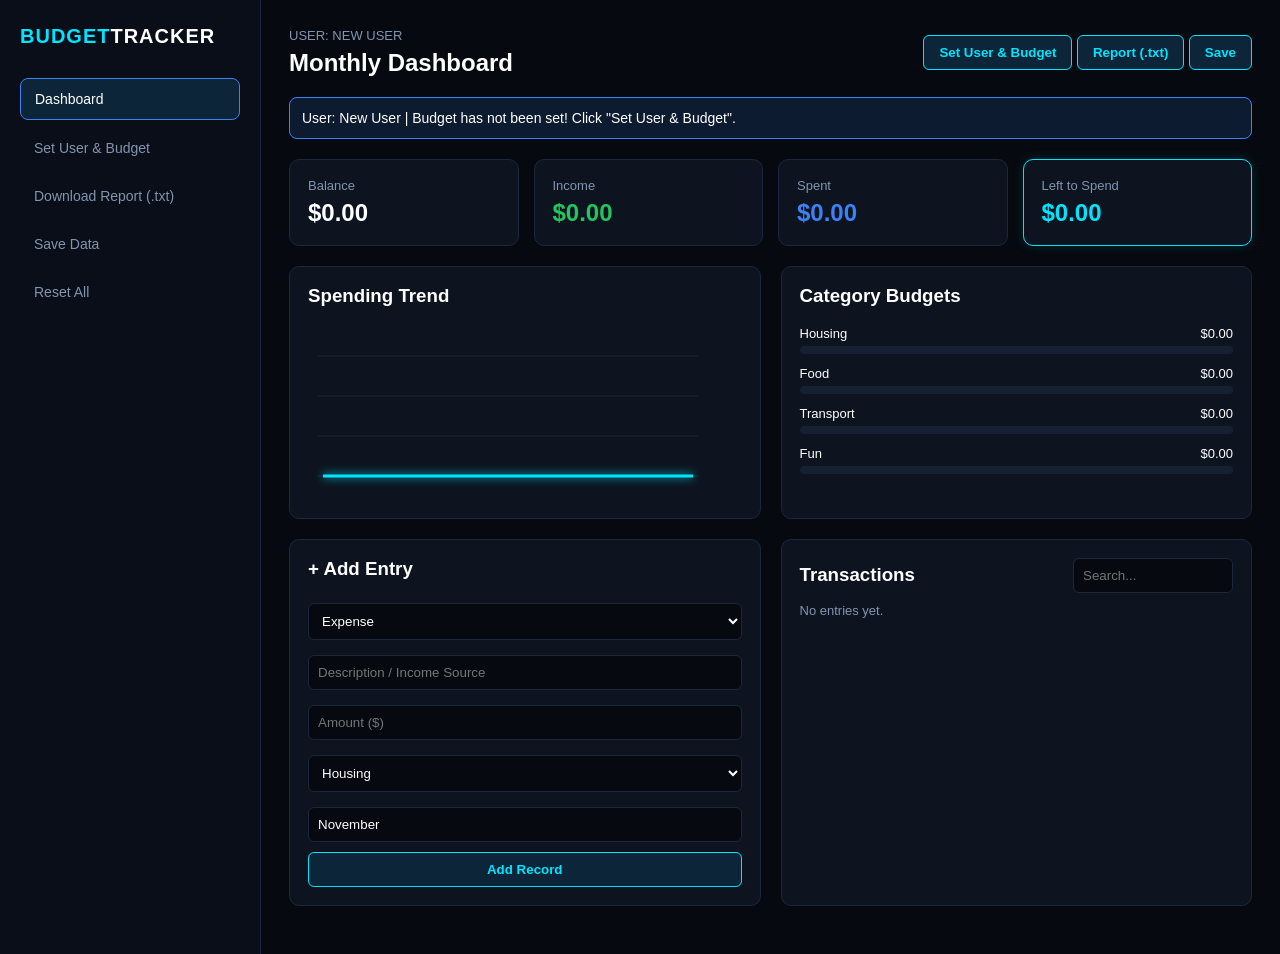
<file: index.html>
<!DOCTYPE html>
<html lang="en">
<head>
  <meta charset="UTF-8">
  <title>BUDGET TRACKER</title>
  <link rel="stylesheet" href="style.css">
</head>
<body>
  <div class="sidebar">
    <div class="logo">BUDGET<span style="color:#fff">TRACKER</span></div>
    <div class="nav active">Dashboard</div>
    <div class="nav" onclick="setUser()">Set User & Budget</div>
    <div class="nav" onclick="report()">Download Report (.txt)</div>
    <div class="nav" onclick="save()">Save Data</div>
    <div class="nav" onclick="resetAll()">Reset All</div>
  </div>

  <div class="main">
    <div class="top">
      <div>
        <div class="lbl" id="userBanner">USER: NEW USER</div>
        <h2 style="margin:0">Monthly Dashboard</h2>
      </div>
      <div>
        <button onclick="setUser()">Set User & Budget</button>
        <button onclick="report()">Report (.txt)</button>
        <button onclick="save()">Save</button>
      </div>
    </div>

    <div class="alert" id="status">Welcome! Set your budget or add a transaction.</div>

    <div class="grid4">
      <div class="card"><div class="lbl">Balance</div><div class="num" id="bal">$0.00</div></div>
      <div class="card"><div class="lbl">Income</div><div class="num" style="color:#22c55e" id="inc">$0.00</div></div>
      <div class="card"><div class="lbl">Spent</div><div class="num" style="color:#3b82f6" id="exp">$0.00</div></div>
      <div class="card glow"><div class="lbl">Left to Spend</div><div class="num" style="color:#00e5ff" id="left">$0.00</div></div>
    </div>

    <div class="grid2">
      <div class="card">
        <h3 style="margin-top:0">Spending Trend</h3>
        <canvas id="trendChart" width="400" height="170"></canvas>
      </div>

      <div class="card">
        <h3 style="margin-top:0">Category Budgets</h3>
        <div id="bars"></div>
      </div>
    </div>

    <div class="grid2">
      <div class="card">
        <h3 style="margin-top:0">+ Add Entry</h3>
        <select id="type" onchange="document.getElementById('extra').style.display=this.value=='exp'?'block':'none'">
          <option value="exp">Expense</option>
          <option value="inc">Income</option>
        </select>
        <input id="desc" placeholder="Description / Income Source">
        <input id="amt" type="number" placeholder="Amount ($)">
        <div id="extra">
          <select id="cat">
            <option>Housing</option><option>Food</option><option>Transport</option><option>Fun</option>
          </select>
          <input id="month" value="November" placeholder="Month">
        </div>
        <button style="width:100%" onclick="add()">Add Record</button>
      </div>

      <div class="card">
        <div class="top" style="margin-bottom:10px">
          <h3 style="margin:0">Transactions</h3>
          <input id="find" placeholder="Search..." onkeyup="updateUI()" style="width:160px;margin:0">
        </div>
        <div id="list" style="max-height:220px;overflow-y:auto"></div>
      </div>
    </div>
  </div>

  <script src="app.js"></script>
</body>
</html>
</file>
<file: style.css>
body {
  background: #06090f;
  color: #fff;
  font-family: sans-serif;
  margin: 0;
  display: flex;
  min-height: 100vh;
}

.sidebar {
  width: 220px;
  background: #090e18;
  border-right: 1px solid #1b273d;
  padding: 25px 20px;
  flex-shrink: 0;
}

.logo {
  color: #00e5ff;
  font-size: 20px;
  font-weight: bold;
  letter-spacing: 1px;
  margin-bottom: 30px;
}

.nav {
  padding: 12px 14px;
  border-radius: 8px;
  color: #8294b0;
  margin-bottom: 8px;
  cursor: pointer;
  font-size: 14px;
}

.nav:hover, .nav.active {
  background: #0d2538;
  color: #fff;
  border: 1px solid #3b82f6;
}

.main {
  flex: 1;
  padding: 28px;
  max-width: 1050px;
}

.top {
  display: flex;
  justify-content: space-between;
  align-items: center;
  margin-bottom: 20px;
}

.grid4 {
  display: grid;
  grid-template-columns: repeat(4, 1fr);
  gap: 15px;
  margin-bottom: 20px;
}

.grid2 {
  display: grid;
  grid-template-columns: 1fr 1fr;
  gap: 20px;
  margin-bottom: 20px;
}

.card {
  background: #0d131f;
  border: 1px solid #1b273d;
  border-radius: 10px;
  padding: 18px;
}

.glow {
  border-color: #00e5ff;
  box-shadow: 0 0 12px rgba(0, 229, 255, 0.15);
}

.lbl {
  color: #8294b0;
  font-size: 13px;
  margin-bottom: 6px;
}

.num {
  font-size: 24px;
  font-weight: bold;
}

input, select {
  width: 100%;
  box-sizing: border-box;
  background: #06090f;
  border: 1px solid #1b273d;
  color: #fff;
  padding: 9px;
  border-radius: 6px;
  margin: 5px 0 10px;
}

button {
  background: #0d2538;
  color: #00e5ff;
  border: 1px solid #00e5ff;
  padding: 9px 15px;
  border-radius: 6px;
  cursor: pointer;
  font-weight: bold;
}

button:hover {
  background: #00e5ff;
  color: #06090f;
}

.bar {
  background: #162033;
  height: 8px;
  border-radius: 4px;
  margin: 5px 0 12px;
  overflow: hidden;
}

.fill {
  height: 100%;
  background: #3b82f6;
}

.row {
  display: flex;
  justify-content: space-between;
  padding: 10px 0;
  border-bottom: 1px solid #1b273d;
  font-size: 14px;
}

.alert {
  background: #0d1b30;
  border: 1px solid #3b82f6;
  padding: 12px;
  border-radius: 8px;
  margin-bottom: 20px;
  font-size: 14px;
}
</file>
